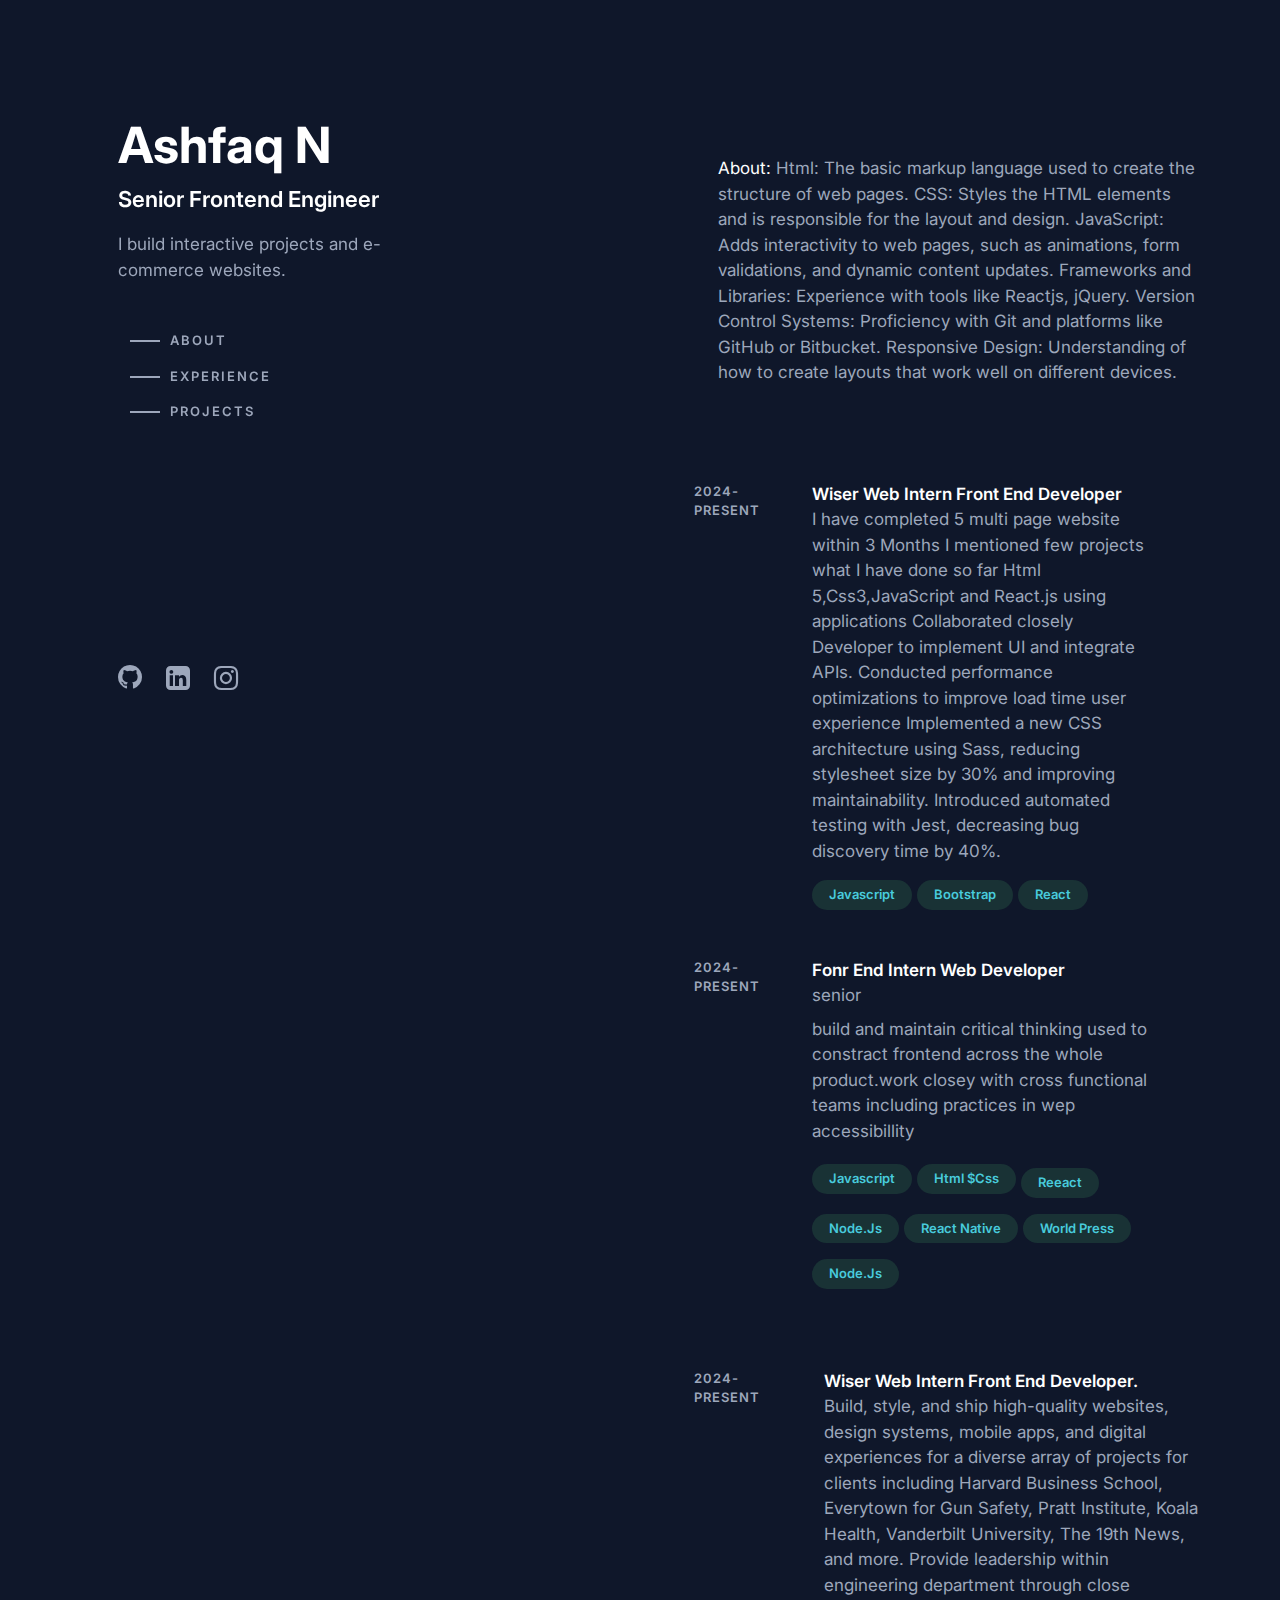
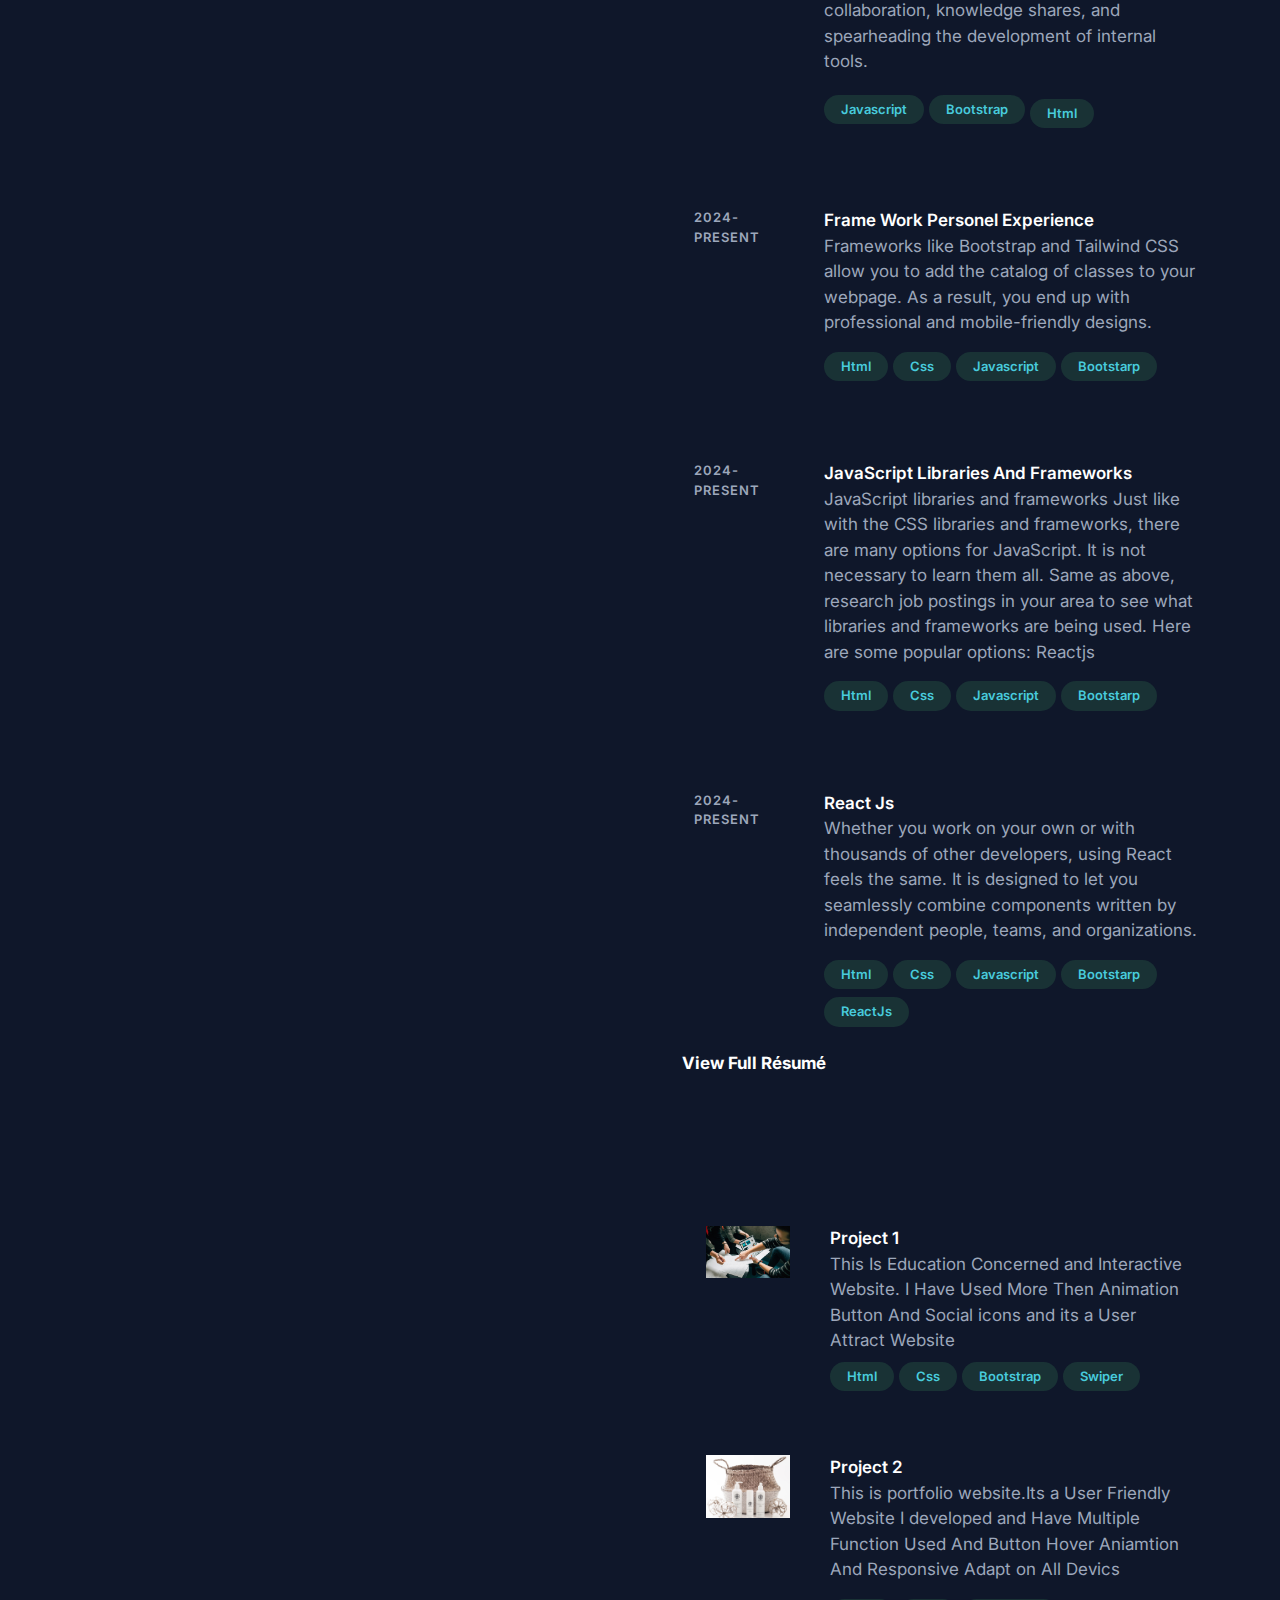
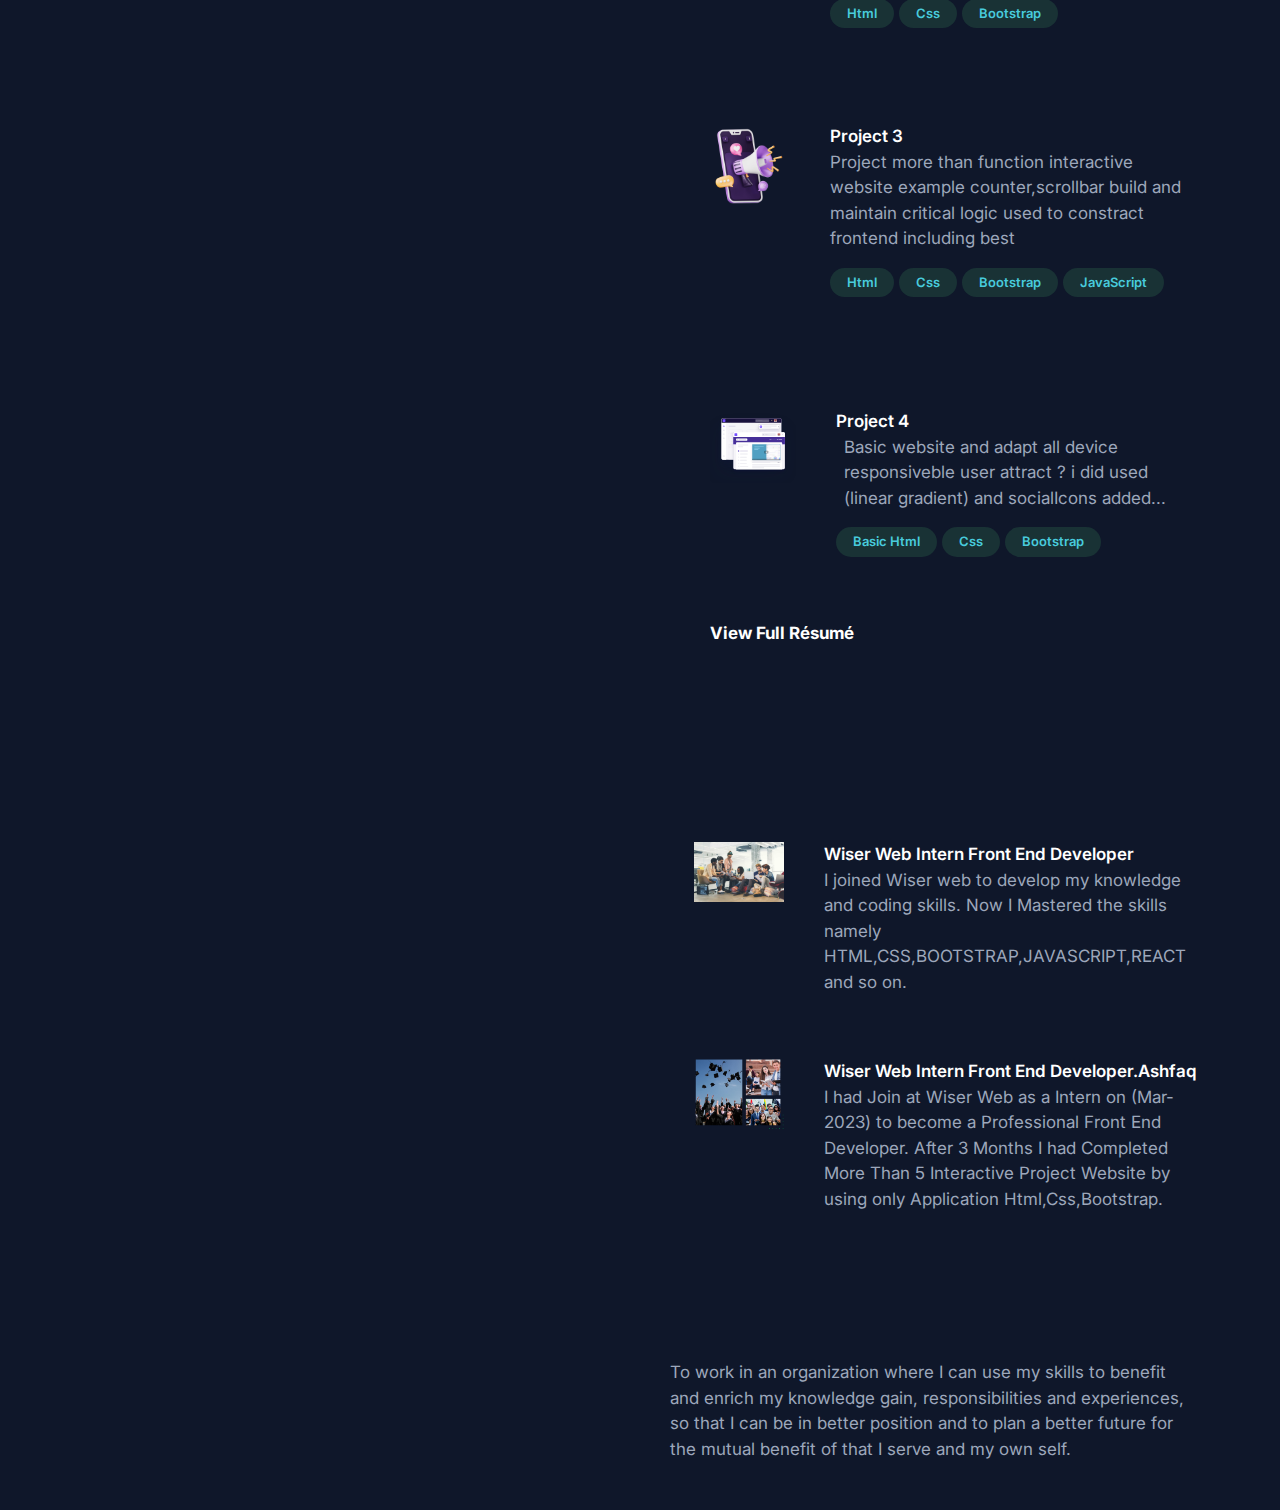
<file: index.html>
<!DOCTYPE html>
<html lang="en">

<head>
    <meta charset="UTF-8">
    <meta name="viewport" content="width=device-width, initial-scale=1.0">
    <title>Resume Project</title>
    <link rel="shortcut icon" href="https://th.bing.com/th/id/OIP.O82Rm-2l6bPB6E3HOmCWaQHaHa?w=190&h=191&c=7&r=0&o=5&dpr=1.3&pid=1.7" type="image/x-icon">
    <link rel="stylesheet" href="./assets/font-awesome-4.7.0/css/font-awesome.min.css">
    <link rel="shortcut icon" href="./assets/images/Project6.png" type="image/x-icon">
    <link href="https://cdn.jsdelivr.net/npm/bootstrap@5.3.2/dist/css/bootstrap.min.css" rel="stylesheet">
    <link rel="stylesheet" href="./css/style.css">
</head>

<body>
    <section>
        <div class="Brittany">
            <div class="container-lg ps-3 ps-lg-5">
                <div class="row">
                    <div class="col-12 col-lg-6 pt-2 pt-lg-5 bg-blacks  ">
                        <div class="positions">
                            <div class="Chiang text-white">Ashfaq N</div>
                            <div class="Senior text-white">Senior Frontend Engineer</div>
                            <div class="w-75 w-lg-25 pt-3 d-none d-md-block">I build interactive projects
                                and e-commerce
                                websites.
                            </div>
                            <div>
                                <div class="container-fluid mt-4 mt-lg-5 text-uppercase  d-none d-md-block">
                                    <ul class="navbar-nav">
                                        <li class="nav-item">
                                            <div class="d-flex">
                                                <div class="underlines"></div>
                                                <a class="nav-link abouts p-0" href="#section1">about</a>
                                            </div>
                                        </li>
                                        <li class="nav-item">
                                            <div class="d-flex">
                                                <div class="underlines"></div>
                                                <a class="nav-link p-0  abouts pt-3" href="#section2">experience</a>
                                            </div>
                                        <li class="nav-item">
                                            <div class="d-flex">
                                                <div class="underlines"></div>
                                                <a class="nav-link p-0 abouts pt-3" href="#section3">projects</a>
                                            </div>
                                        </li>
                                    </ul>
                                </div>
                            </div>
                        </div>
                        <div class="d-flex socialicons py-2 py-md-0 pt-lg-5 ">
                            <a href=""> <i class="fa fa-github"
                                    aria-hidden="true"></i></a>
                            <i class="fa fa-linkedin-square ps-4 pt-2" aria-hidden="true"></i>
                            <i class="fa fa-instagram ps-4 pt-2" aria-hidden="true"></i>
                        </div>
                    </div>
                    <div class="col-12 col-lg-6">
                        <div class="development">
                            <div id="section1" class="container-fluid-lg  ps-lg-5 mt-5">
                                <div class="pt-5">
                                    <span class="text-white">About:</span>
                                    Html: The basic markup language used to create the structure of web pages.
                                    CSS: Styles the HTML elements and is responsible for the layout and design.
                                    JavaScript: Adds interactivity to web pages, such as animations, form
                                    validations, and dynamic content updates.
                                    Frameworks and Libraries: Experience with tools like Reactjs,
                                    jQuery.
                                    Version Control Systems: Proficiency with Git and platforms like GitHub or
                                    Bitbucket.
                                    Responsive Design: Understanding of how to create layouts that work well on
                                    different devices.
                                    </a>
                                </div>
                            </div>
                            <div id="section2" class=" accessibillity mt-5">
                                <a class="nav-link text-uppercase text-white d-none py-lg-5"
                                    href="#section1">experience</a>
                                <div class="  pe-5">
                                    <div class="row partents py-3">
                                        <div class="col-12 col-lg-3">
                                            <div class="presents ps-lg-4 pb-2 pb-lg-0">2024-present</div>
                                        </div>
                                        <div class="col-12 col-lg-9 ">
                                            <div><span class="ps-lg-3 seniors">wiser web intern
                                                    front End developer</span>
                                            </div>
                                            <div class="ps-lg-3 pt-2 pt-lg-0">
                                                I have completed 5 multi page website within 3 Months
                                                I mentioned few projects what I have done so far
                                                Html 5,Css3,JavaScript and React.js using applications
                                                Collaborated closely Developer to implement UI and integrate APIs.
                                                Conducted performance optimizations to improve load time user experience
                                                Implemented a new CSS architecture using Sass, reducing stylesheet size
                                                by 30% and improving maintainability.
                                                Introduced automated testing with Jest, decreasing bug discovery time by
                                                40%.
                                            </div>
                                            <div class="courses pt-3 ps-lg-3">
                                                <div class="btn javabtn py-1 px-3">javascript</div>
                                                <div class="btn javabtn py-1 px-3">Bootstrap</div>
                                                <div class="btn javabtn py-1 px-3">react</div>

                                            </div>
                                        </div>
                                    </div>
                                </div>
                                <div class=" pt-3 pe-5">
                                    <div class="row partents py-3">
                                        <div class="col-12 col-lg-3">
                                            <div class="presents ps-lg-4">2024-present</div>
                                        </div>
                                        <div class="col-12 col-lg-9">
                                            <div><span class="ps-lg-3 seniors">fonr End intern web developer</span>
                                                <div class="ps-lg-3 engineers">
                                                    <div>senior </div>
                                                </div>
                                                <div class="ps-lg-3 pt-2">build and maintain critical thinking
                                                    used to constract
                                                    frontend
                                                    across the whole product.work closey with cross functional teams
                                                    including
                                                    practices in wep accessibillity</div>
                                                <div class="courses pt-3 ps-lg-3">
                                                    <div class="btn javabtn py-1 px-3">javascript</div>
                                                    <div class="btn javabtn py-1 px-3 mt-2 mt-lg-0">html $css</div>
                                                    <div class="btn javabtn py-1 px-3 mt-2 ">reeact</div>
                                                </div>
                                                <div class="courses pt-2 pt-lg-3 ps-lg-3">
                                                    <div class="btn javabtn py-1 px-3">node.js</div>
                                                    <div class="btn javabtn py-1 px-3">react native</div>
                                                    <div class="btn javabtn py-1 px-3 mt-2 mt-lg-0">world press</div>
                                                </div>
                                                <div class="courses pt-lg-3 pt-2 ps-lg-3">
                                                    <div class="btn javabtn py-1 px-3">node.js</div>
                                                </div>
                                            </div>
                                        </div>
                                    </div>
                                </div>
                            </div>
                            <div class=" pt-5">
                                <div class="row partents py-3">
                                    <div class="col-12 col-lg-3">
                                        <div class="presents ps-lg-4 ">2024-present</div>
                                    </div>
                                    <div class="col-12 col-lg-9">
                                        <div><span class="ps-lg-3 seniors">wiser web intern
                                                front End developer.</span>
                                        </div>
                                        <div class="ps-lg-3">Build, style, and ship high-quality websites,
                                            design
                                            systems, mobile apps, and digital experiences for a diverse array of
                                            projects for clients including Harvard Business School, Everytown
                                            for
                                            Gun
                                            Safety, Pratt Institute, Koala Health, Vanderbilt University, The
                                            19th
                                            News,
                                            and more. Provide leadership within engineering department through
                                            close
                                            collaboration, knowledge shares, and spearheading the development of
                                            internal tools. </div>
                                        <div class="courses pt-3 ps-lg-3">
                                            <div class="btn javabtn py-1 px-3">javascript</div>
                                            <div class="btn javabtn py-1 px-3">bootstrap</div>
                                            <div class="btn javabtn py-1 px-3 mt-2">html</div>

                                        </div>
                                    </div>
                                </div>
                            </div>
                            <div class=" pt-5">
                                <div class="row partents py-3">
                                    <div class="col-12 col-lg-3">
                                        <div class="presents ps-lg-4">2024-present</div>
                                    </div>
                                    <div class="col-12 col-lg-9">
                                        <div><span class="ps-lg-3 seniors">Frame work personel experience</span>
                                        </div>
                                        <div class="ps-lg-3">Frameworks like Bootstrap and Tailwind CSS allow you to add
                                            the catalog of classes to your webpage. As a result, you end up with
                                            professional and mobile-friendly designs. </div>
                                        <div class="courses pt-3 ps-lg-3">
                                            <div class="btn javabtn py-1 px-3">html</div>
                                            <div class="btn javabtn py-1 px-3">css</div>
                                            <div class="btn javabtn py-1 px-3">javascript</div>
                                            <div class="btn javabtn py-1 px-3 mt-2 mt-lg-0">bootstarp</div>
                                        </div>
                                    </div>
                                </div>
                            </div>
                            <div class=" pt-5">
                                <div class="row partents py-3">
                                    <div class="col-12 col-lg-3">
                                        <div class="presents ps-lg-4">2024-present</div>
                                    </div>
                                    <div class="col-12 col-lg-9">
                                        <div><span class="ps-lg-3 seniors">JavaScript libraries and frameworks</span>
                                        </div>
                                        <div class="ps-lg-3">JavaScript libraries and frameworks
                                            Just like with the CSS libraries and frameworks, there are many options for
                                            JavaScript.

                                            It is not necessary to learn them all. Same as above, research job postings
                                            in your area to see what libraries and frameworks are being used.

                                            Here are some popular options: Reactjs</div>
                                        <div class="courses pt-3 ps-lg-3">
                                            <div class="btn javabtn py-1 px-3">html</div>
                                            <div class="btn javabtn py-1 px-3">css</div>
                                            <div class="btn javabtn py-1 px-3">javascript</div>
                                            <div class="btn javabtn py-1 px-3 mt-2 mt-lg-0">bootstarp</div>
                                        </div>
                                    </div>
                                </div>
                            </div>
                            <div class=" pt-5">
                                <div class="row partents py-3">
                                    <div class="col-12 col-lg-3">
                                        <div class="presents ps-lg-4">2024-present</div>
                                    </div>
                                    <div class="col-12 col-lg-9">
                                        <div><span class="ps-lg-3 seniors">React js</span>
                                        </div>
                                        <div class="ps-lg-3">Whether you work on your own or with thousands of other
                                            developers, using React feels the same. It is designed to let you seamlessly
                                            combine components written by independent people, teams, and organizations.
                                        </div>
                                        <div class="courses pt-3 ps-lg-3">
                                            <div class="btn javabtn py-1 px-3">html</div>
                                            <div class="btn javabtn py-1 px-3">css</div>
                                            <div class="btn javabtn py-1 px-3">javascript</div>
                                            <div class="btn javabtn py-1 px-3 mt-2 mt-lg-0">bootstarp</div>
                                            <div class="btn javabtn py-1 px-3 mt-2 ">ReactJs</div>
                                        </div>
                                    </div>
                                    <div class="resume ps-4 pt-4 text-white fw-bold">View Full Résumé</div>
                                </div>
                            </div>
                        </div>
                        <div id="section3" class="container-fluid pt-3 pt-lg-5">
                            <a class="nav-link text-uppercase text-white d-none pt-4" href="#section1">projects</a>
                            <div class="partents frontend py-3">
                                <div class="row">
                                    <div class="col-3 order-1 order-sm-0">
                                        <div class="presents ps-lg-4">
                                            <img class="w-100" src="../assets/images/Project1.jpg" alt="">
                                        </div>
                                    </div>
                                    <div class="col-9 order-0 order-sm-1">
                                        <div><span class="ps-lg-3 seniors">Project 1</span>
                                        </div>
                                        <div class="ps-lg-3 w-100">This Is Education Concerned and Interactive  Website.
                                            I Have Used More Then Animation Button And Social icons and its a  User Attract
                                            Website</div>
                                        <div class="courses pt-2 ps-lg-3">
                                            <div class="btn javabtn py-1 px-3">Html</div>
                                            <div class="btn javabtn py-1 px-3">css</div>
                                            <div class="btn javabtn py-1 px-3">bootstrap</div>
                                            <div class="btn javabtn mt-2 mt-sm-0 py-1 px-3">Swiper</div>

                                        </div>
                                    </div>
                                </div>
                            </div>
                            <div class="partents pt-4 py-lg-5">
                                <div class="row">
                                    <div class="col-3 order-1 order-sm-0">
                                        <div class="presents ps-lg-4">
                                            <img class="w-100" src="../assets/images/Project2.jpg" alt="">
                                        </div>
                                    </div>
                                    <div class="col-9 order-0 order-sm-1">
                                        <div><span class="ps-lg-3 seniors">Project 2</span>
                                        </div>
                                        <div class="ps-lg-3">This is portfolio website.Its a  User Friendly Website I developed and
                                            Have Multiple Function Used And Button Hover Aniamtion And Responsive Adapt on
                                            All Devics</div>
                                        <div class="courses pt-3 ps-lg-3">
                                            <div class="btn javabtn py-1 px-3">Html</div>
                                            <div class="btn javabtn py-1 px-3">css</div>
                                            <div class="btn javabtn py-1 px-3">bootstrap</div>

                                        </div>
                                    </div>
                                </div>
                            </div>
                            <div class="partents pt-4 py-lg-5">
                                <div class="row">
                                    <div class="col-3 order-1 order-sm-0">
                                        <div class="presents ps-lg-4">
                                            <img class="w-100" src="../assets/images/Project3.png" alt="">
                                        </div>
                                    </div>
                                    <div class="col-9 order-0 order-sm-1">
                                        <div><span class="ps-lg-3 seniors">Project 3</span>
                                        </div>
                                        <div class="ps-lg-3">Project more than function interactive website example
                                            counter,scrollbar build and maintain critical logic used to constract
                                            frontend
                                            including
                                            best</div>
                                        <div class="courses pt-3 ps-lg-3">
                                            <div class="btn javabtn py-1 px-3">Html</div>
                                            <div class="btn javabtn py-1 px-3">css</div>
                                            <div class="btn javabtn py-1 px-3">bootstrap</div>
                                            <div class="btn javabtn mt-2 mt-lg-0   py-1 px-3">JavaScript</div>
                                        </div>
                                    </div>
                                </div>
                            </div>
                        </div>
                        <div class="ps-3 pt-4 py-lg-5">
                            <div class="row partents py-3">
                                <div class="col-3 order-1 order-sm-0">
                                    <div class="presents ps-lg-4">
                                        <img class="w-100" src="../assets/images/Project4.svg" alt="">
                                    </div>
                                </div>
                                <div class="col-9 order-0 order-sm-1">
                                    <div><span class="ps-lg-3 seniors">Project 4</span>
                                    </div>
                                    <div class="ps-lg-4 w-100">Basic website and adapt all device responsiveble
                                        user attract ? i did used (linear gradient) and socialIcons added...
                                    </div>
                                    <div class="courses pt-3 ps-lg-3">
                                        <div class="btn javabtn py-1 px-3">Basic Html</div>
                                        <div class="btn javabtn py-1 px-3">Css</div>
                                        <div class="btn javabtn py-1 px-3 mt-2 mt-lg-0">Bootstrap</div>

                                    </div>
                                </div>
                            </div>
                            <div class="resume ps-lg-4 pt-5 text-white fw-bold">View Full Résumé</div>
                        </div>
                        <div class="partents engineer py-3 pt-lg-5 ps-3 ps-sm-0 ">
                            <div class="row">
                                <div class="col-3 order-1 order-sm-0">
                                    <div class="presents ps-lg-4">
                                        <img class="w-100" src="../assets/images/Project5.jpg" alt="">
                                    </div>
                                </div>
                                <div class="col-9 order-0 order-sm-1">
                                    <div><span class="ps-lg-3 seniors">Wiser Web Intern
                                            Front End developer</span>
                                    </div>
                                    <div class="ps-lg-3 w-100">I joined Wiser web to develop my knowledge and coding skills.
                                        Now I Mastered the skills namely HTML,CSS,BOOTSTRAP,JAVASCRIPT,REACT and so on.
                            </div>
                                </div>
                            </div>
                        </div>
                        <div class="partents py-5 5 ps-3 ps-sm-0">
                            <div class="row">
                                <div class="col-3 order-1 order-sm-0">
                                    <div class="presents ps-lg-4">
                                        <img class="w-100" src="../assets/images/Project6.png" alt="">
                                    </div>
                                </div>
                                <div class="col-9 order-0 order-sm-1">
                                    <div><span class="ps-lg-3 seniors">Wiser Web Intern
                                            Front End developer.Ashfaq</span>
                                    </div>
                                    <div class="ps-lg-3 w-100">I had Join at Wiser Web as a  Intern on (Mar-2023) to become a Professional Front End
                                        Developer. After 3 Months I had Completed More Than 5 Interactive Project
                                        Website by using only Application Html,Css,Bootstrap.</div>
                                </div>
                            </div>
                        </div>
                        <div class="Loosely pb-2 pb-sm-0 Losely  ps-3 ps-sm-0 mb-5">
                            <div>To work in an organization where I can use my skills to benefit and enrich my knowledge
                                gain,
                                responsibilities and experiences, so that I can be in  better position and  to plan a better future
                                for the mutual benefit
                                of that I serve and my own self.</div>
                        </div>
                    </div>
                </div>
            </div>
        </div>
        </div>
    </section>
    <script src="https://cdn.jsdelivr.net/npm/bootstrap@5.3.2/dist/js/bootstrap.bundle.min.js"></script>
    <script src="./js/new.js"></script>
</body>

</html>
</file>
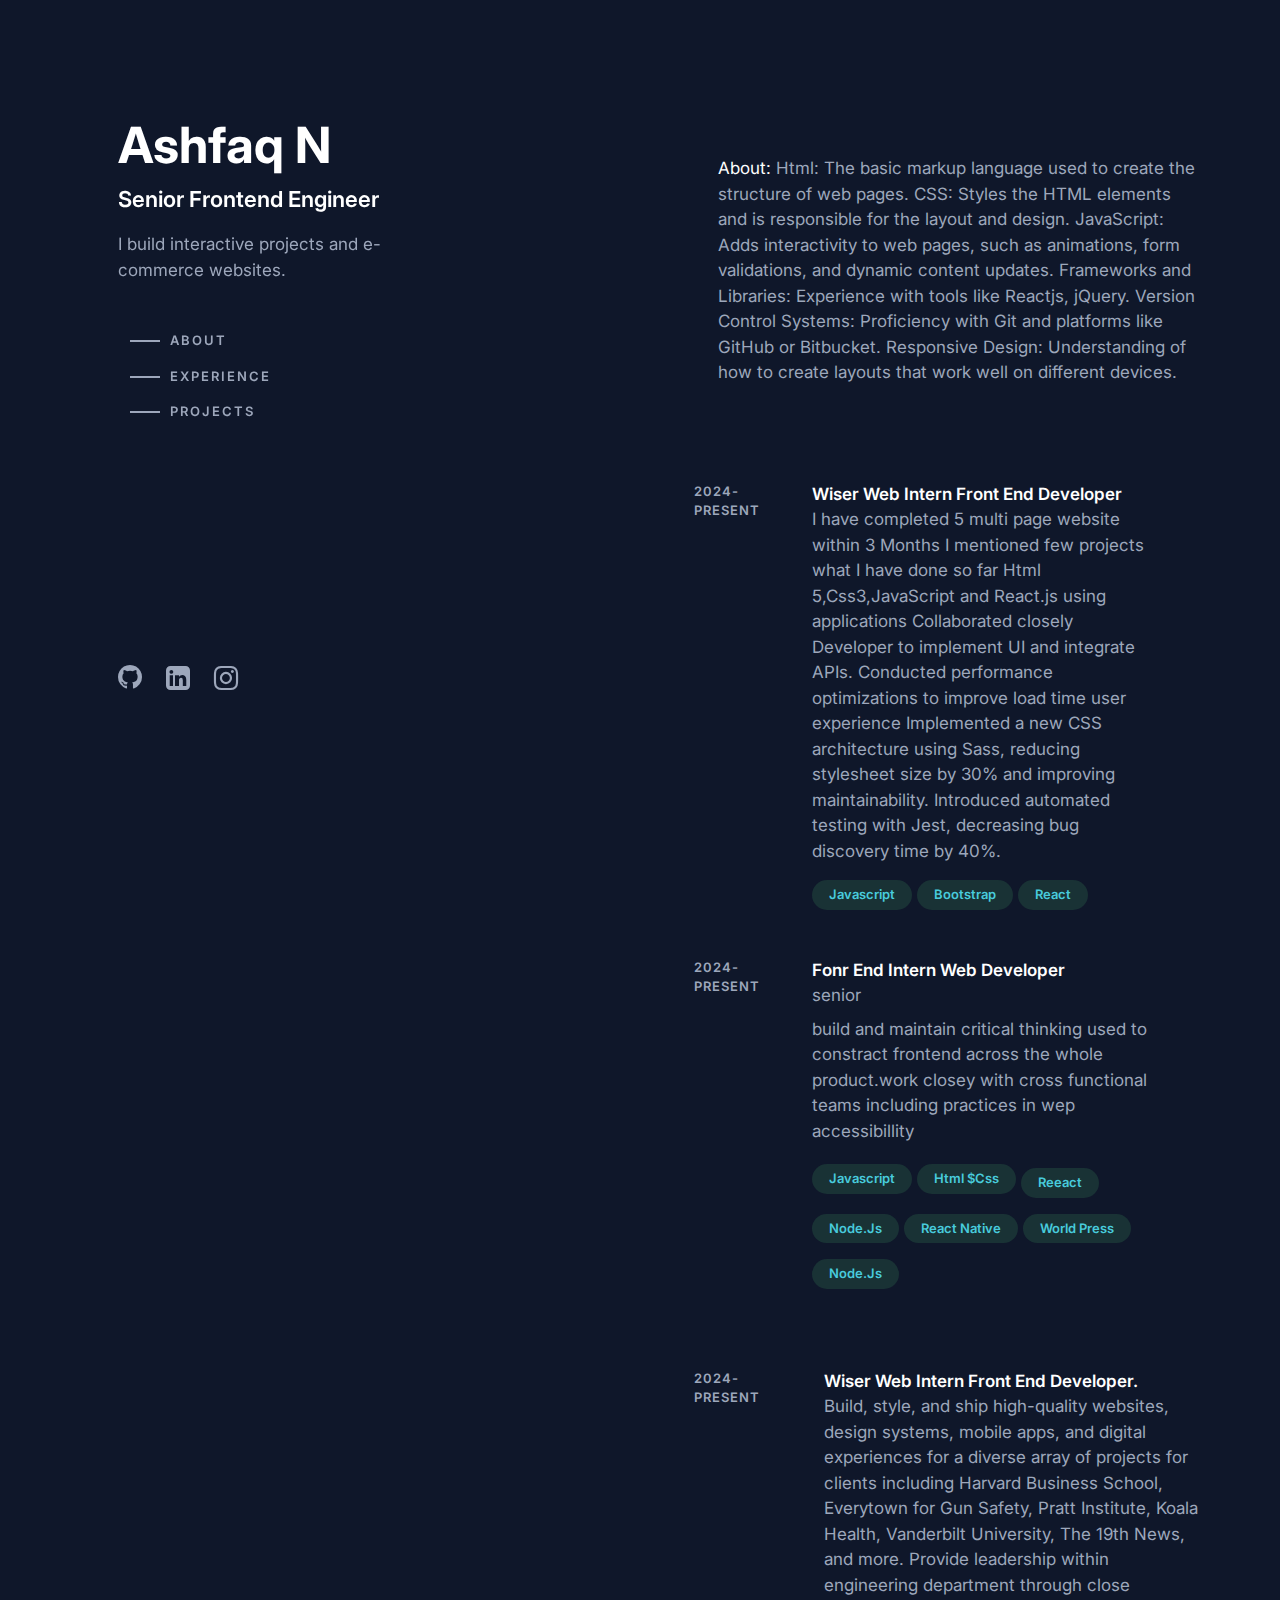
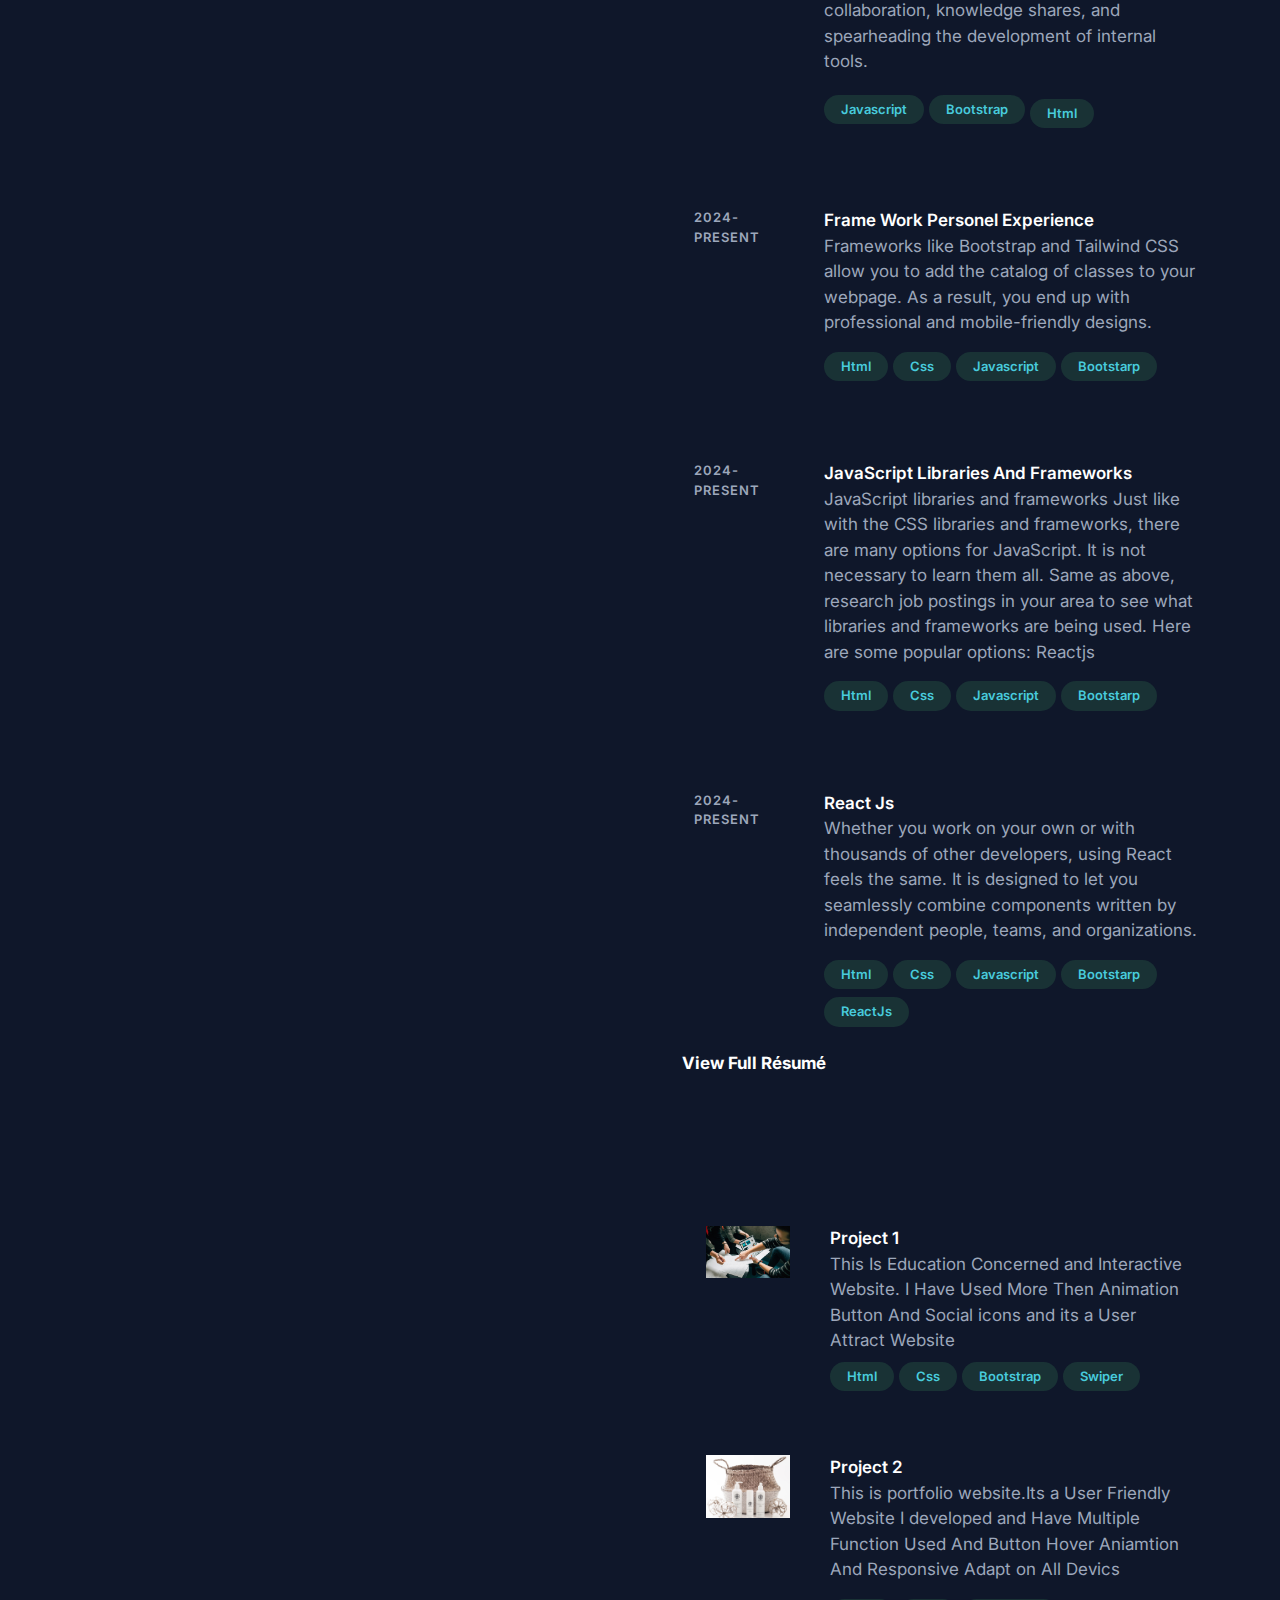
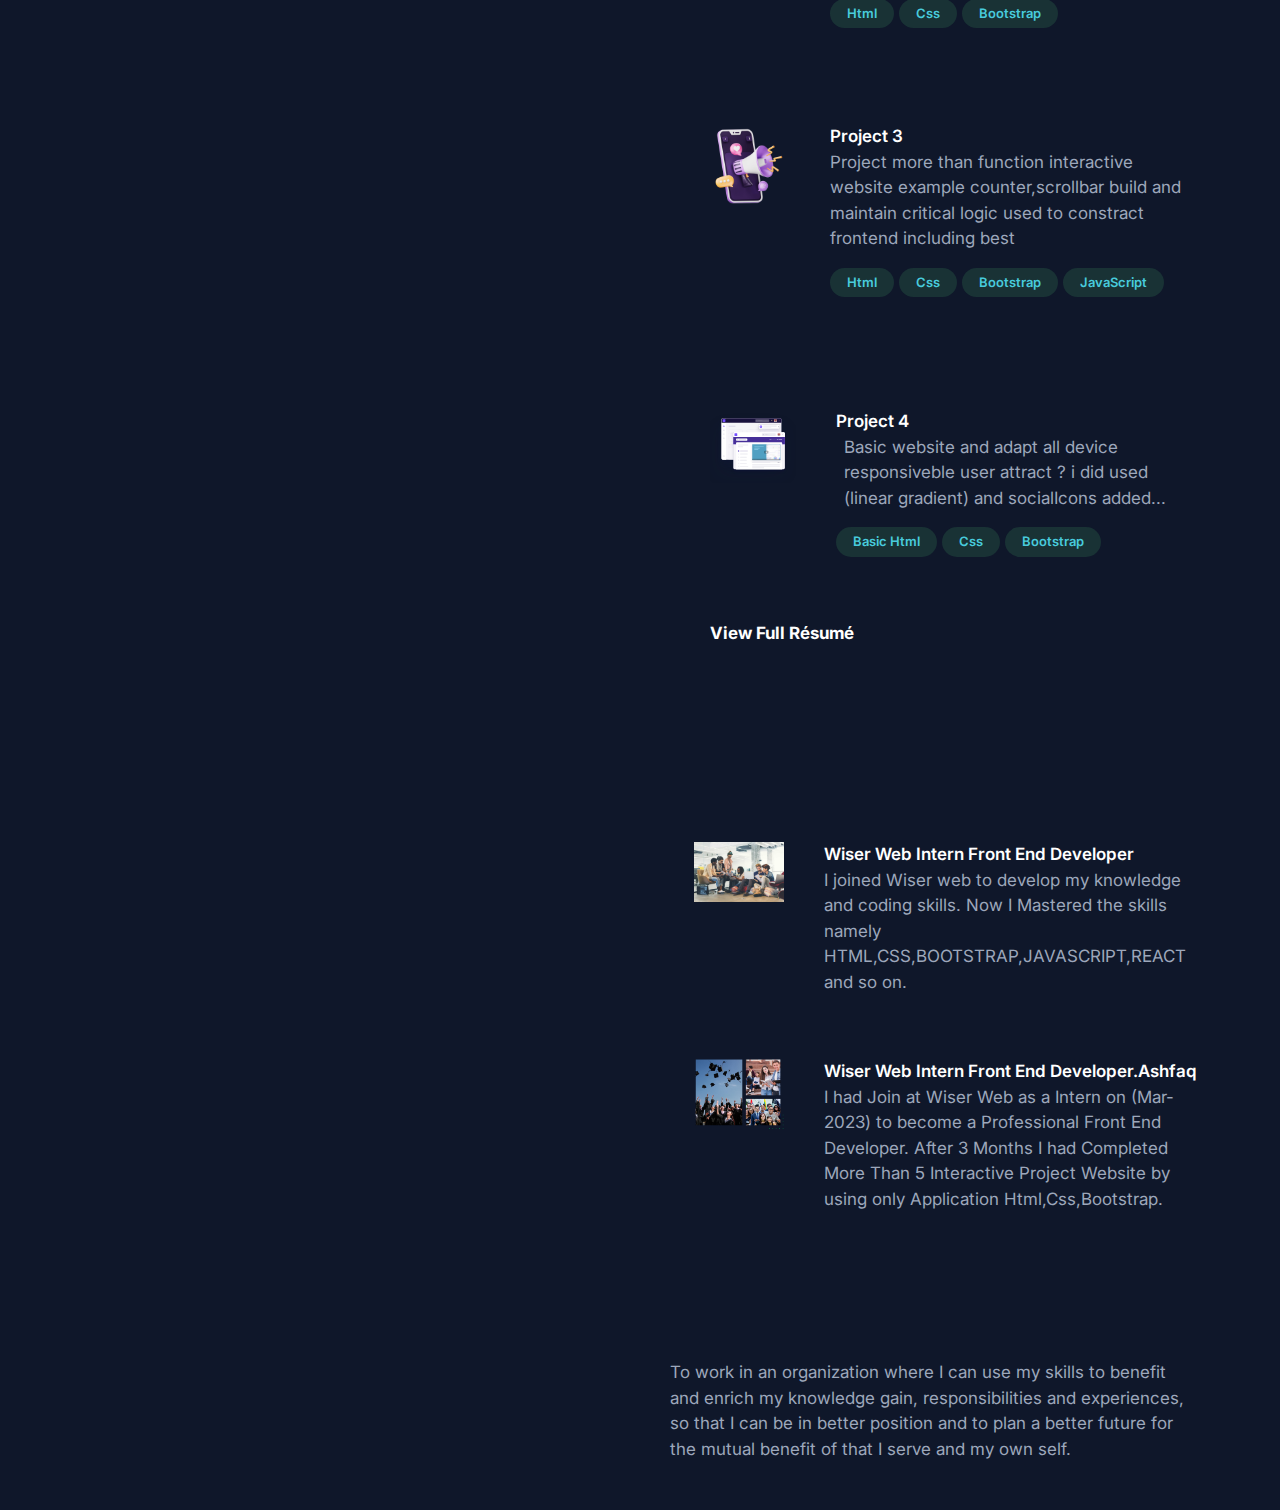
<file: html/index.html>
<!DOCTYPE html>
<html lang="en">

<head>
    <meta charset="UTF-8">
    <meta name="viewport" content="width=device-width, initial-scale=1.0">
    <title>Resume Project</title>
    <link rel="stylesheet" href="../assets/font-awesome-4.7.0/font-awesome-4.7.0/css/font-awesome.min.css">
    <link rel="shortcut icon" href="./assets/images/Project6.png" type="image/x-icon">
    <link href="https://cdn.jsdelivr.net/npm/bootstrap@5.3.2/dist/css/bootstrap.min.css" rel="stylesheet">
    <link rel="stylesheet" href="../css/style.css">
</head>

<body>
    <section>
        <div class="Brittany">
            <div class="container-lg ps-3 ps-lg-5">
                <div class="row">
                    <div class="col-12 col-lg-6 pt-2 pt-lg-5 bg-blacks  ">
                        <div class="positions">
                            <div class="Chiang text-white">Ashfaq N</div>
                            <div class="Senior text-white">Senior Frontend Engineer</div>
                            <div class="w-75 w-lg-25 pt-3 d-none d-md-block">I build interactive projects
                                and e-commerce
                                websites.
                            </div>
                            <div>
                                <div class="container-fluid mt-4 mt-lg-5 text-uppercase  d-none d-md-block">
                                    <ul class="navbar-nav">
                                        <li class="nav-item">
                                            <div class="d-flex">
                                                <div class="underlines"></div>
                                                <a class="nav-link abouts p-0" href="#section1">about</a>
                                            </div>
                                        </li>
                                        <li class="nav-item">
                                            <div class="d-flex">
                                                <div class="underlines"></div>
                                                <a class="nav-link p-0  abouts pt-3" href="#section2">experience</a>
                                            </div>
                                        <li class="nav-item">
                                            <div class="d-flex">
                                                <div class="underlines"></div>
                                                <a class="nav-link p-0 abouts pt-3" href="#section3">projects</a>
                                            </div>
                                        </li>
                                    </ul>
                                </div>
                            </div>
                        </div>
                        <div class="d-flex socialicons py-2 py-md-0 pt-lg-5 ">
                            <a href=""> <i class="fa fa-github"
                                    aria-hidden="true"></i></a>
                            <i class="fa fa-linkedin-square ps-4 pt-2" aria-hidden="true"></i>
                            <i class="fa fa-instagram ps-4 pt-2" aria-hidden="true"></i>
                        </div>
                    </div>
                    <div class="col-12 col-lg-6">
                        <div class="development">
                            <div id="section1" class="container-fluid-lg  ps-lg-5 mt-5">
                                <div class="pt-5">
                                    <span class="text-white">About:</span>
                                    Html: The basic markup language used to create the structure of web pages.
                                    CSS: Styles the HTML elements and is responsible for the layout and design.
                                    JavaScript: Adds interactivity to web pages, such as animations, form
                                    validations, and dynamic content updates.
                                    Frameworks and Libraries: Experience with tools like Reactjs,
                                    jQuery.
                                    Version Control Systems: Proficiency with Git and platforms like GitHub or
                                    Bitbucket.
                                    Responsive Design: Understanding of how to create layouts that work well on
                                    different devices.
                                    </a>
                                </div>
                            </div>
                            <div id="section2" class=" accessibillity mt-5">
                                <a class="nav-link text-uppercase text-white d-none py-lg-5"
                                    href="#section1">experience</a>
                                <div class="  pe-5">
                                    <div class="row partents py-3">
                                        <div class="col-12 col-lg-3">
                                            <div class="presents ps-lg-4 pb-2 pb-lg-0">2024-present</div>
                                        </div>
                                        <div class="col-12 col-lg-9 ">
                                            <div><span class="ps-lg-3 seniors">wiser web intern
                                                    front End developer</span>
                                            </div>
                                            <div class="ps-lg-3 pt-2 pt-lg-0">
                                                I have completed 5 multi page website within 3 Months
                                                I mentioned few projects what I have done so far
                                                Html 5,Css3,JavaScript and React.js using applications
                                                Collaborated closely Developer to implement UI and integrate APIs.
                                                Conducted performance optimizations to improve load time user experience
                                                Implemented a new CSS architecture using Sass, reducing stylesheet size
                                                by 30% and improving maintainability.
                                                Introduced automated testing with Jest, decreasing bug discovery time by
                                                40%.
                                            </div>
                                            <div class="courses pt-3 ps-lg-3">
                                                <div class="btn javabtn py-1 px-3">javascript</div>
                                                <div class="btn javabtn py-1 px-3">Bootstrap</div>
                                                <div class="btn javabtn py-1 px-3">react</div>

                                            </div>
                                        </div>
                                    </div>
                                </div>
                                <div class=" pt-3 pe-5">
                                    <div class="row partents py-3">
                                        <div class="col-12 col-lg-3">
                                            <div class="presents ps-lg-4">2024-present</div>
                                        </div>
                                        <div class="col-12 col-lg-9">
                                            <div><span class="ps-lg-3 seniors">fonr End intern web developer</span>
                                                <div class="ps-lg-3 engineers">
                                                    <div>senior </div>
                                                </div>
                                                <div class="ps-lg-3 pt-2">build and maintain critical thinking
                                                    used to constract
                                                    frontend
                                                    across the whole product.work closey with cross functional teams
                                                    including
                                                    practices in wep accessibillity</div>
                                                <div class="courses pt-3 ps-lg-3">
                                                    <div class="btn javabtn py-1 px-3">javascript</div>
                                                    <div class="btn javabtn py-1 px-3 mt-2 mt-lg-0">html $css</div>
                                                    <div class="btn javabtn py-1 px-3 mt-2 ">reeact</div>
                                                </div>
                                                <div class="courses pt-2 pt-lg-3 ps-lg-3">
                                                    <div class="btn javabtn py-1 px-3">node.js</div>
                                                    <div class="btn javabtn py-1 px-3">react native</div>
                                                    <div class="btn javabtn py-1 px-3 mt-2 mt-lg-0">world press</div>
                                                </div>
                                                <div class="courses pt-lg-3 pt-2 ps-lg-3">
                                                    <div class="btn javabtn py-1 px-3">node.js</div>
                                                </div>
                                            </div>
                                        </div>
                                    </div>
                                </div>
                            </div>
                            <div class=" pt-5">
                                <div class="row partents py-3">
                                    <div class="col-12 col-lg-3">
                                        <div class="presents ps-lg-4 ">2024-present</div>
                                    </div>
                                    <div class="col-12 col-lg-9">
                                        <div><span class="ps-lg-3 seniors">wiser web intern
                                                front End developer.</span>
                                        </div>
                                        <div class="ps-lg-3">Build, style, and ship high-quality websites,
                                            design
                                            systems, mobile apps, and digital experiences for a diverse array of
                                            projects for clients including Harvard Business School, Everytown
                                            for
                                            Gun
                                            Safety, Pratt Institute, Koala Health, Vanderbilt University, The
                                            19th
                                            News,
                                            and more. Provide leadership within engineering department through
                                            close
                                            collaboration, knowledge shares, and spearheading the development of
                                            internal tools. </div>
                                        <div class="courses pt-3 ps-lg-3">
                                            <div class="btn javabtn py-1 px-3">javascript</div>
                                            <div class="btn javabtn py-1 px-3">bootstrap</div>
                                            <div class="btn javabtn py-1 px-3 mt-2">html</div>

                                        </div>
                                    </div>
                                </div>
                            </div>
                            <div class=" pt-5">
                                <div class="row partents py-3">
                                    <div class="col-12 col-lg-3">
                                        <div class="presents ps-lg-4">2024-present</div>
                                    </div>
                                    <div class="col-12 col-lg-9">
                                        <div><span class="ps-lg-3 seniors">Frame work personel experience</span>
                                        </div>
                                        <div class="ps-lg-3">Frameworks like Bootstrap and Tailwind CSS allow you to add
                                            the catalog of classes to your webpage. As a result, you end up with
                                            professional and mobile-friendly designs. </div>
                                        <div class="courses pt-3 ps-lg-3">
                                            <div class="btn javabtn py-1 px-3">html</div>
                                            <div class="btn javabtn py-1 px-3">css</div>
                                            <div class="btn javabtn py-1 px-3">javascript</div>
                                            <div class="btn javabtn py-1 px-3 mt-2 mt-lg-0">bootstarp</div>
                                        </div>
                                    </div>
                                </div>
                            </div>
                            <div class=" pt-5">
                                <div class="row partents py-3">
                                    <div class="col-12 col-lg-3">
                                        <div class="presents ps-lg-4">2024-present</div>
                                    </div>
                                    <div class="col-12 col-lg-9">
                                        <div><span class="ps-lg-3 seniors">JavaScript libraries and frameworks</span>
                                        </div>
                                        <div class="ps-lg-3">JavaScript libraries and frameworks
                                            Just like with the CSS libraries and frameworks, there are many options for
                                            JavaScript.

                                            It is not necessary to learn them all. Same as above, research job postings
                                            in your area to see what libraries and frameworks are being used.

                                            Here are some popular options: Reactjs</div>
                                        <div class="courses pt-3 ps-lg-3">
                                            <div class="btn javabtn py-1 px-3">html</div>
                                            <div class="btn javabtn py-1 px-3">css</div>
                                            <div class="btn javabtn py-1 px-3">javascript</div>
                                            <div class="btn javabtn py-1 px-3 mt-2 mt-lg-0">bootstarp</div>
                                        </div>
                                    </div>
                                </div>
                            </div>
                            <div class=" pt-5">
                                <div class="row partents py-3">
                                    <div class="col-12 col-lg-3">
                                        <div class="presents ps-lg-4">2024-present</div>
                                    </div>
                                    <div class="col-12 col-lg-9">
                                        <div><span class="ps-lg-3 seniors">React js</span>
                                        </div>
                                        <div class="ps-lg-3">Whether you work on your own or with thousands of other
                                            developers, using React feels the same. It is designed to let you seamlessly
                                            combine components written by independent people, teams, and organizations.
                                        </div>
                                        <div class="courses pt-3 ps-lg-3">
                                            <div class="btn javabtn py-1 px-3">html</div>
                                            <div class="btn javabtn py-1 px-3">css</div>
                                            <div class="btn javabtn py-1 px-3">javascript</div>
                                            <div class="btn javabtn py-1 px-3 mt-2 mt-lg-0">bootstarp</div>
                                            <div class="btn javabtn py-1 px-3 mt-2 ">ReactJs</div>
                                        </div>
                                    </div>
                                    <div class="resume ps-4 pt-4 text-white fw-bold">View Full Résumé</div>
                                </div>
                            </div>
                        </div>
                        <div id="section3" class="container-fluid pt-3 pt-lg-5">
                            <a class="nav-link text-uppercase text-white d-none pt-4" href="#section1">projects</a>
                            <div class="partents frontend py-3">
                                <div class="row">
                                    <div class="col-3 order-1 order-sm-0">
                                        <div class="presents ps-lg-4">
                                            <img class="w-100" src="../assets/images/Project1.jpg" alt="">
                                        </div>
                                    </div>
                                    <div class="col-9 order-0 order-sm-1">
                                        <div><span class="ps-lg-3 seniors">Project 1</span>
                                        </div>
                                        <div class="ps-lg-3 w-100">This Is Education Concerned and Interactive  Website.
                                            I Have Used More Then Animation Button And Social icons and its a  User Attract
                                            Website</div>
                                        <div class="courses pt-2 ps-lg-3">
                                            <div class="btn javabtn py-1 px-3">Html</div>
                                            <div class="btn javabtn py-1 px-3">css</div>
                                            <div class="btn javabtn py-1 px-3">bootstrap</div>
                                            <div class="btn javabtn mt-2 mt-sm-0 py-1 px-3">Swiper</div>

                                        </div>
                                    </div>
                                </div>
                            </div>
                            <div class="partents pt-4 py-lg-5">
                                <div class="row">
                                    <div class="col-3 order-1 order-sm-0">
                                        <div class="presents ps-lg-4">
                                            <img class="w-100" src="../assets/images/Project2.jpg" alt="">
                                        </div>
                                    </div>
                                    <div class="col-9 order-0 order-sm-1">
                                        <div><span class="ps-lg-3 seniors">Project 2</span>
                                        </div>
                                        <div class="ps-lg-3">This is portfolio website.Its a  User Friendly Website I developed and
                                            Have Multiple Function Used And Button Hover Aniamtion And Responsive Adapt on
                                            All Devics</div>
                                        <div class="courses pt-3 ps-lg-3">
                                            <div class="btn javabtn py-1 px-3">Html</div>
                                            <div class="btn javabtn py-1 px-3">css</div>
                                            <div class="btn javabtn py-1 px-3">bootstrap</div>

                                        </div>
                                    </div>
                                </div>
                            </div>
                            <div class="partents pt-4 py-lg-5">
                                <div class="row">
                                    <div class="col-3 order-1 order-sm-0">
                                        <div class="presents ps-lg-4">
                                            <img class="w-100" src="../assets/images/Project3.png" alt="">
                                        </div>
                                    </div>
                                    <div class="col-9 order-0 order-sm-1">
                                        <div><span class="ps-lg-3 seniors">Project 3</span>
                                        </div>
                                        <div class="ps-lg-3">Project more than function interactive website example
                                            counter,scrollbar build and maintain critical logic used to constract
                                            frontend
                                            including
                                            best</div>
                                        <div class="courses pt-3 ps-lg-3">
                                            <div class="btn javabtn py-1 px-3">Html</div>
                                            <div class="btn javabtn py-1 px-3">css</div>
                                            <div class="btn javabtn py-1 px-3">bootstrap</div>
                                            <div class="btn javabtn mt-2 mt-lg-0   py-1 px-3">JavaScript</div>
                                        </div>
                                    </div>
                                </div>
                            </div>
                        </div>
                        <div class="ps-3      pt-4 py-lg-5">
                            <div class="row partents py-3">
                                <div class="col-3 order-1 order-sm-0">
                                    <div class="presents ps-lg-4">
                                        <img class="w-100" src="../assets/images/Project4.svg" alt="">
                                    </div>
                                </div>
                                <div class="col-9 order-0 order-sm-1">
                                    <div><span class="ps-lg-3 seniors">Project 4</span>
                                    </div>
                                    <div class="ps-lg-4 w-100">Basic website and adapt all device responsiveble
                                        user attract ? i did used (linear gradient) and socialIcons added...
                                    </div>
                                    <div class="courses pt-3 ps-lg-3">
                                        <div class="btn javabtn py-1 px-3">Basic Html</div>
                                        <div class="btn javabtn py-1 px-3">Css</div>
                                        <div class="btn javabtn py-1 px-3 mt-2 mt-lg-0">Bootstrap</div>

                                    </div>
                                </div>
                            </div>
                            <div class="resume ps-lg-4 pt-5 text-white fw-bold">View Full Résumé</div>
                        </div>
                        <div class="partents engineer py-3 pt-lg-5 ps-3 ps-sm-0 ">
                            <div class="row">
                                <div class="col-3 order-1 order-sm-0">
                                    <div class="presents ps-lg-4">
                                        <img class="w-100" src="../assets/images/Project5.jpg" alt="">
                                    </div>
                                </div>
                                <div class="col-9 order-0 order-sm-1">
                                    <div><span class="ps-lg-3 seniors">Wiser Web Intern
                                            Front End developer</span>
                                    </div>
                                    <div class="ps-lg-3 w-100">I joined Wiser web to develop my knowledge and coding skills.
                                        Now I Mastered the skills namely HTML,CSS,BOOTSTRAP,JAVASCRIPT,REACT and so on.
                            </div>
                                </div>
                            </div>
                        </div>
                        <div class="partents py-5 5 ps-3 ps-sm-0">
                            <div class="row">
                                <div class="col-3 order-1 order-sm-0">
                                    <div class="presents ps-lg-4">
                                        <img class="w-100" src="../assets/images/Project6.png" alt="">
                                    </div>
                                </div>
                                <div class="col-9 order-0 order-sm-1">
                                    <div><span class="ps-lg-3 seniors">Wiser Web Intern
                                            Front End developer.Ashfaq</span>
                                    </div>
                                    <div class="ps-lg-3 w-100">I had Join at Wiser Web as a  Intern on (Mar-2023) to become a Professional Front End
                                        Developer. After 3 Months I had Completed More Than 5 Interactive Project
                                        Website by using only Application Html,Css,Bootstrap.</div>
                                </div>
                            </div>
                        </div>
                        <div class="Loosely pb-2 pb-sm-0 Losely  ps-3 ps-sm-0 mb-5">
                            <div>To work in an organization where I can use my skills to benefit and enrich my knowledge
                                gain,
                                responsibilities and experiences, so that I can be in  better position and  to plan a better future
                                for the mutual benefit
                                of that I serve and my own self.</div>
                        </div>
                    </div>
                </div>
            </div>
        </div>
        </div>
    </section>
    <script src="https://cdn.jsdelivr.net/npm/bootstrap@5.3.2/dist/js/bootstrap.bundle.min.js"></script>
    <script src="../js/new.js"></script>
</body>

</html>
</file>
<file: css/style.css>
@import url("https://fonts.googleapis.com/css2?family=Inter:wght@100..900&display=swap");
:root {
  --brandcolor: #9da7bb;
  --bgColor: #0f172a;
  --text-color: #4dbfb1;
}
body {
  font-family: "Inter", sans-serif;
  background-color: var(--bgColor);
  color: var(--brandcolor);
}
.Brittany .nav-link {
  font-size: 13px;
  font-weight: 600;
  letter-spacing: 2px;
}
.Brittany .Chiang {
  font-size: 50px;
  font-weight: bold;
}
.Brittany .Senior {
  font-size: 22px;
  font-weight: 600;
}
.Brittany .underlines {
  border-bottom: 1px solid white;
}
.Brittany .experience:hover {
  width: 80px;
  border-bottom: 1px solid white;
  width: 40px;
}
.partents:hover {
  background-color: #1f2738;
}
.seniors {
  color: white;
  text-transform: capitalize;
  font-weight: 600;
}
.seniors:hover {
  color: #48cbdc;
}
.engineerss {
  text-transform: capitalize;
  font-weight: 600;
}
.javabtn {
  color: #48cbdc;
  font-size: 13px;
  border-radius: 20px;
  font-weight: 600;
  text-transform: capitalize;
  background-color: #193235;
}
::marker {
  display: none;
  unicode-bidi: isolate;
  font-variant-numeric: tabular-nums;
  text-transform: none;
  text-indent: 0px !important;
  text-align: start !important;
  text-align-last: start !important;
}
.abouts::before {
  content: "";
  height: 2px;
  width: 30px;
  background-color: var(--brandcolor);
  display: inline-block;
  margin: 3px 10px 3px 0px;
  transition: width 0.5s;
}
.abouts:hover::before {
  width: 80px;
  background-color: white;
}
.presents {
  font-size: 13px;
  font-weight: 600;
  text-transform: uppercase;
  letter-spacing: 1px;
}
a {
  color: var(--brandcolor);
}
.socialicons {
  font-size: 28px;
}
.fa-github:hover {
  color: white;
}
.fa-linkedin-square:hover {
  color: rgb(78, 55, 228);
}
.fa-instagram:hover {
  color: rgb(234, 120, 139);
}

@media (min-width: 992px) {
  .positions,
  .socialicons {
    position: fixed;
  }
  .accessibillity {
    margin-top: 80px !important;
  }
  .frontend {
    margin-top: 70px !important;
  }
  .engineer,
  .Loosely {
    margin-top: 100px !important;
  }
  body {
    font-size: 17px;
  }
  .socialicons {
    margin-top: 500px;
  }
  .Brittany .Chiang {
    font-size: 50px;
    font-weight: bold;
  }
  .Brittany {
    margin-top: 60px;
  }
}
@media (max-width: 768px) {
  .development {
    margin-top: 18px;
  }
  .positions {
    position: static;
  }
  .Losely {
    margin-top: 40px !important;
    
  }
  .Brittany .Chiang {
    font-size: 35px;
    font-weight: bold;
  }
  .bg-blacks{
  position: fixed;
  background-color: #0f172a;
  }
  .development{
    margin-top: 145px;
  }
  body {
    font-size: 16px;
  }
}
</file>
